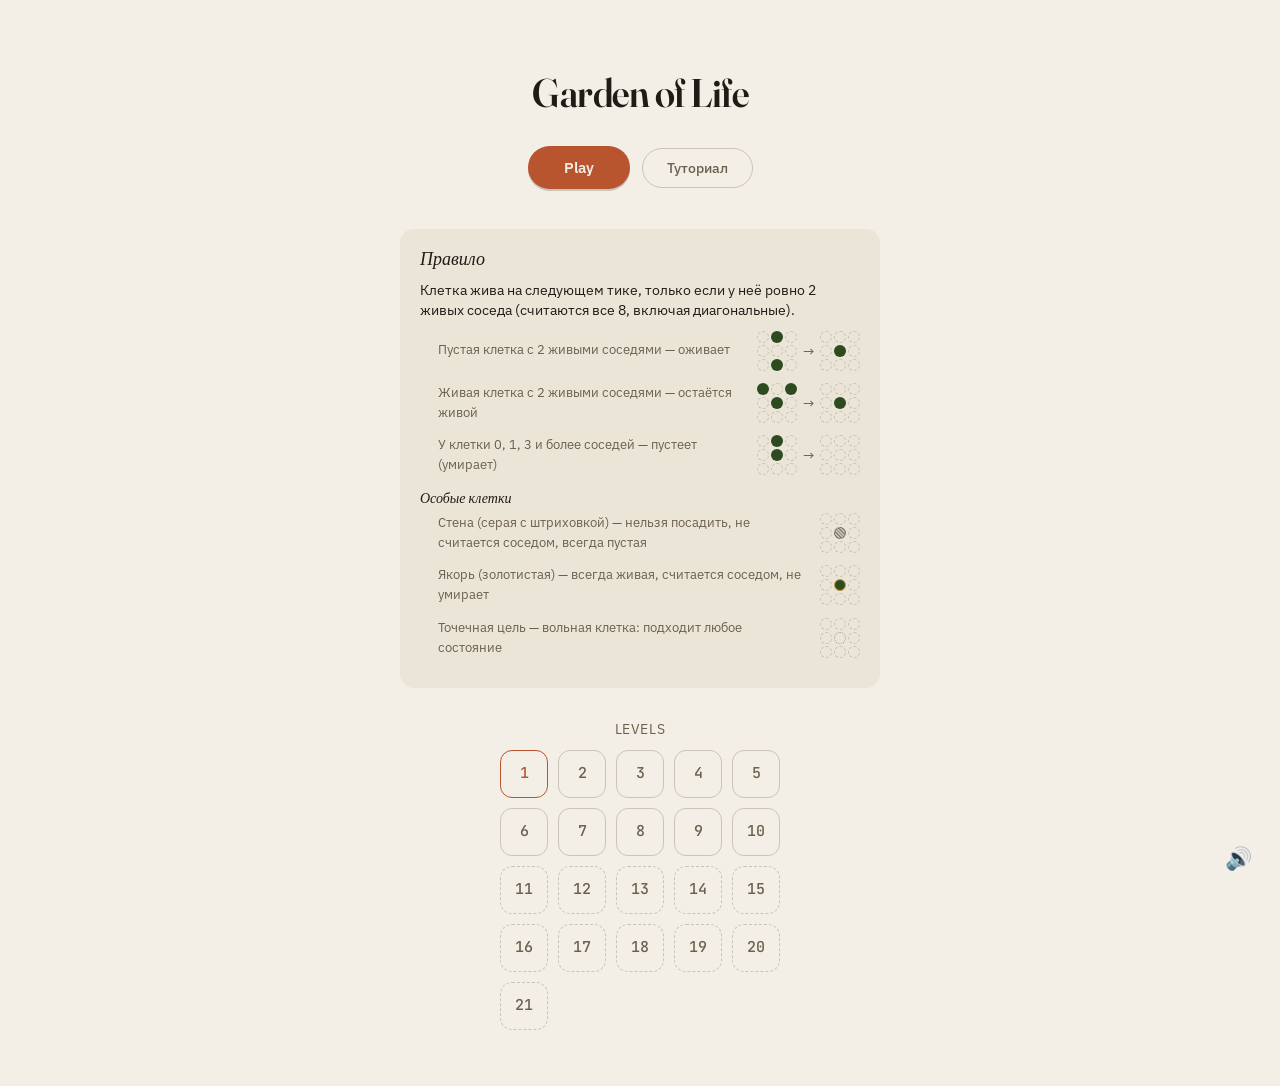
<file: index.html>
<!doctype html>
<html lang="en">
<head>
  <meta charset="utf-8">
  <meta name="viewport" content="width=device-width, initial-scale=1, viewport-fit=cover">
  <title>Garden of Life</title>
  <link rel="preconnect" href="https://fonts.googleapis.com">
  <link rel="preconnect" href="https://fonts.gstatic.com" crossorigin>
  <link href="https://fonts.googleapis.com/css2?family=Fraunces:opsz,wght@9..144,500;9..144,600&family=IBM+Plex+Sans:wght@400;500;600&family=JetBrains+Mono:wght@500&display=swap" rel="stylesheet">
  <link rel="stylesheet" href="styles.css">
</head>
<body>
  <div id="app"></div>
  <script src="engine.js"></script>
  <script src="audio.js"></script>
  <script src="levels.js"></script>
  <script src="ui.js"></script>
</body>
</html>
</file>
<file: styles.css>
:root {
  --bg: #F4EFE6;
  --bg-elevated: #EBE5D8;
  --ink: #1F1B16;
  --ink-soft: #6B5F4E;
  --alive: #2E4A1F;
  --target: #1F1B16;
  --accent: #B8542E;
  --accent-soft: #D9A57F;
  --error: #8B2E2E;
}

* {
  box-sizing: border-box;
}

html, body {
  margin: 0;
  padding: 0;
  background: var(--bg);
  color: var(--ink);
  font-family: 'IBM Plex Sans', sans-serif;
  font-size: 14px;
  font-weight: 400;
  min-height: 100vh;
}

#app {
  min-height: 100vh;
  display: flex;
  align-items: flex-start;
  justify-content: center;
  padding: 24px 16px;
}

.screen {
  width: 100%;
  max-width: 480px;
  display: flex;
  flex-direction: column;
  align-items: center;
}

.menu {
  padding-top: 48px;
  width: 100%;
}

.menu h1 {
  font-family: 'Fraunces', serif;
  font-weight: 600;
  font-size: 40px;
  line-height: 1.05;
  margin: 0 0 32px;
  letter-spacing: -0.5px;
  font-variation-settings: "opsz" 144;
  white-space: nowrap;
}

.menu .play-row {
  display: flex;
  align-items: center;
  gap: 12px;
  margin-bottom: 40px;
}

.menu .levels-title {
  font-size: 14px;
  color: var(--ink-soft);
  margin-bottom: 12px;
  letter-spacing: 0.04em;
  text-transform: uppercase;
}

.level-grid {
  display: grid;
  grid-template-columns: repeat(5, 48px);
  gap: 10px;
  margin-bottom: 32px;
}

.level-chip {
  width: 48px;
  height: 48px;
  border-radius: 12px;
  background: transparent;
  border: 1px solid rgba(107, 95, 78, 0.3);
  color: var(--ink-soft);
  font: 500 15px/1 'JetBrains Mono', monospace;
  cursor: pointer;
  transition: border-color 200ms ease, color 200ms ease, background-color 200ms ease;
}

.level-chip:hover:not(:disabled) {
  border-color: var(--ink-soft);
  color: var(--ink);
}

.level-chip.solved {
  background: var(--alive);
  border-color: var(--alive);
  color: var(--bg);
}

.level-chip.next {
  border-color: var(--accent);
  color: var(--accent);
}

.level-chip.advanced {
  border-style: dashed;
}

.level-chip.advanced.solved {
  border-style: solid;
}

.level-chip:disabled {
  opacity: 0.35;
  cursor: not-allowed;
}

.level-chip:focus-visible {
  outline: 2px solid var(--accent);
  outline-offset: 2px;
}

.mute-toggle {
  position: fixed;
  bottom: 20px;
  right: 20px;
  background: transparent;
  border: none;
  font-size: 22px;
  cursor: pointer;
  color: var(--ink-soft);
  padding: 8px;
}

.mute-toggle:focus-visible {
  outline: 2px solid var(--accent);
  outline-offset: 2px;
  border-radius: 8px;
}

.level-header {
  width: 100%;
  display: flex;
  justify-content: space-between;
  align-items: center;
  margin-bottom: 24px;
}

.level-header .crumb {
  font-family: 'Fraunces', serif;
  font-weight: 600;
  font-size: 24px;
  font-variation-settings: "opsz" 24;
}

.header-right {
  display: flex;
  align-items: center;
  gap: 12px;
}

.rule-toggle {
  width: 32px;
  height: 32px;
  border-radius: 50%;
  border: 1px solid rgba(107, 95, 78, 0.3);
  background: transparent;
  color: var(--ink-soft);
  font: 600 15px/1 'IBM Plex Sans', sans-serif;
  cursor: pointer;
  transition: border-color 200ms ease, color 200ms ease;
}

.rule-toggle:hover {
  border-color: var(--ink-soft);
  color: var(--ink);
}

.rule-toggle:focus-visible {
  outline: 2px solid var(--accent);
  outline-offset: 2px;
}

.level-title {
  font-family: 'Fraunces', serif;
  font-weight: 500;
  font-style: italic;
  font-size: 20px;
  margin: 0 0 8px;
  align-self: flex-start;
  font-variation-settings: "opsz" 24;
}

.hint {
  font-size: 14px;
  color: var(--ink-soft);
  margin: 0;
  align-self: flex-start;
}

.divider {
  width: 100%;
  max-width: 328px;
  height: 1px;
  background: rgba(107, 95, 78, 0.12);
  margin: 16px auto 32px;
}

.grid {
  display: grid;
  grid-template-columns: repeat(5, 56px);
  grid-template-rows: repeat(5, 56px);
  gap: 12px;
  margin: 0 auto 28px;
}

.grid-section {
  position: relative;
  margin: 0 auto 28px;
  width: fit-content;
}

.grid-section .grid {
  margin: 0;
}

.flow-overlay {
  position: absolute;
  inset: 0;
  pointer-events: none;
  z-index: 5;
  overflow: visible;
}

.flow-particle {
  fill: var(--alive);
  opacity: 0;
  animation: flow-travel 850ms cubic-bezier(0.4, 0, 0.2, 1) both;
  filter: drop-shadow(0 0 5px rgba(46, 74, 31, 0.55));
}

@keyframes flow-travel {
  0%   { transform: translate(0, 0);                  opacity: 0; }
  12%  { transform: translate(0, 0);                  opacity: 1; }
  85%  { opacity: 1; }
  100% { transform: translate(var(--dx), var(--dy));  opacity: 0; }
}

.cell.alive.just-born {
  animation: born-flow 480ms cubic-bezier(0.34, 1.56, 0.64, 1) 700ms both;
}

@keyframes born-flow {
  0%   { background: transparent; transform: scale(0); }
  60%  { background: var(--alive); transform: scale(1.12); }
  100% { background: var(--alive); transform: scale(1); }
}

.cell {
  position: relative;
  width: 56px;
  height: 56px;
  border-radius: 50%;
  background: transparent;
  border: 1px dashed rgba(107, 95, 78, 0.2);
  padding: 0;
  cursor: pointer;
  transition:
    background-color 280ms cubic-bezier(0.4, 0, 0.2, 1),
    border-color 280ms ease,
    transform 200ms ease;
}

.cell.just-died::before {
  content: '';
  position: absolute;
  inset: 0;
  border-radius: 50%;
  background: var(--alive);
  animation: wilt 720ms cubic-bezier(0.4, 0, 0.2, 1) forwards;
  pointer-events: none;
}

@keyframes wilt {
  0%   { transform: scale(1);    opacity: 1; }
  60%  { transform: scale(0.6);  opacity: 0.45; }
  100% { transform: scale(0.25); opacity: 0; }
}

.cell.lose-extra::after,
.cell.lose-missing::after {
  content: '';
  position: absolute;
  inset: -4px;
  border-radius: 50%;
  border: 3px solid #C73E3E;
  pointer-events: none;
  animation: warn-pulse 1.1s ease-in-out infinite;
  z-index: 2;
}

.cell.lose-missing::after {
  border-style: dashed;
}

.cell.alive.lose-extra {
  border: 3px solid #C73E3E;
}

.cell.lose-missing {
  border: 3px dashed #C73E3E;
}

@keyframes warn-pulse {
  0%, 100% { transform: scale(1);    opacity: 1; }
  50%      { transform: scale(1.22); opacity: 0.25; }
}

.cell.alive.win-pulse {
  animation: win-pulse 600ms ease;
}

.cell.wall {
  background: rgba(31, 27, 22, 0.18);
  border: 1px solid rgba(31, 27, 22, 0.3);
  cursor: not-allowed;
  animation: none;
}

.cell.wall::before,
.cell.wall::after {
  content: '';
  position: absolute;
  inset: 8px;
  border-radius: 50%;
  background: repeating-linear-gradient(
    45deg,
    transparent 0,
    transparent 3px,
    rgba(31, 27, 22, 0.22) 3px,
    rgba(31, 27, 22, 0.22) 5px
  );
  pointer-events: none;
}

.cell.wall::after { display: none; }

.cell.wall:hover {
  background: rgba(31, 27, 22, 0.18);
}

.cell.anchor {
  background: var(--alive);
  border: 2px solid #C99A3A;
  animation: none;
  cursor: not-allowed;
}

.cell.anchor::after {
  content: '';
  position: absolute;
  inset: 5px;
  border-radius: 50%;
  border: 1.5px solid rgba(255, 215, 130, 0.7);
  pointer-events: none;
  animation: anchor-glow 2.6s ease-in-out infinite;
}

@keyframes anchor-glow {
  0%, 100% { opacity: 0.55; transform: scale(1); }
  50%      { opacity: 1;    transform: scale(1.08); }
}

.cell.wildcard {
  border: 1px dotted rgba(107, 95, 78, 0.45);
  border-style: dotted;
}

.cell.wildcard:hover:not(.alive):not(:disabled) {
  background: rgba(217, 165, 127, 0.1);
}

.cell.alive {
  background: var(--alive);
  border: none;
  animation: bloom 280ms cubic-bezier(0.34, 1.56, 0.64, 1);
}

.cell.target {
  border: 2px solid var(--target);
  border-style: solid;
}

.cell.alive.target {
  background: var(--alive);
  border: 2px solid var(--target);
}

.cell.alive.off-target {
  background: var(--alive);
  border: 2px solid var(--error);
}

.cell:hover:not(.alive):not(:disabled) {
  background: rgba(217, 165, 127, 0.15);
}

.cell:focus-visible {
  outline: 2px solid var(--accent);
  outline-offset: 2px;
}

.cell:disabled {
  cursor: default;
}

.counters {
  display: flex;
  justify-content: center;
  gap: 32px;
  font: 500 16px/1 'JetBrains Mono', monospace;
  font-variant-numeric: tabular-nums;
  margin-bottom: 20px;
}

.counters .counter {
  display: flex;
  gap: 6px;
  color: var(--ink);
}

.counters .label {
  color: var(--ink-soft);
}

.intro-card {
  width: 100%;
  max-width: 328px;
  margin: -16px auto 24px;
  padding: 18px 20px 16px;
  background: var(--bg-elevated);
  border: 1px solid rgba(184, 84, 46, 0.35);
  border-radius: 14px;
  text-align: center;
  animation: intro-in 280ms cubic-bezier(0.34, 1.56, 0.64, 1);
}

@keyframes intro-in {
  0%   { opacity: 0; transform: translateY(-6px) scale(0.96); }
  100% { opacity: 1; transform: translateY(0)    scale(1); }
}

.intro-label {
  display: inline-block;
  font: 600 11px/1 'IBM Plex Sans', sans-serif;
  letter-spacing: 0.08em;
  text-transform: uppercase;
  color: var(--accent);
  background: rgba(184, 84, 46, 0.12);
  padding: 4px 10px;
  border-radius: 999px;
  margin-bottom: 10px;
}

.intro-text {
  margin: 0 0 14px;
  font-size: 14px;
  line-height: 1.5;
  color: var(--ink);
}

.intro-dismiss {
  padding: 9px 24px;
  font-size: 13px;
}

.status {
  min-height: 22px;
  font-size: 13.5px;
  line-height: 1.4;
  text-align: center;
  margin: -8px 0 18px;
  color: var(--ink-soft);
  transition: color 200ms ease;
}

.status-good {
  color: var(--alive);
  font-weight: 500;
}

.status-bad {
  color: var(--error);
  font-weight: 500;
}

.result-panel {
  width: 100%;
  max-width: 328px;
  margin: 0 auto 16px;
  padding: 18px 20px;
  border-radius: 14px;
  background: var(--bg-elevated);
  text-align: center;
}

.result-panel.result-win {
  border: 1px solid rgba(46, 74, 31, 0.25);
}

.result-panel.result-lose {
  border: 1px solid rgba(139, 46, 46, 0.3);
}

.result-title {
  font-family: 'Fraunces', serif;
  font-weight: 600;
  font-size: 20px;
  margin: 0 0 8px;
  font-variation-settings: "opsz" 24;
}

.result-win .result-title {
  color: var(--alive);
}

.result-lose .result-title {
  color: var(--error);
}

.result-text {
  margin: 0 0 16px;
  font-size: 13.5px;
  line-height: 1.5;
  color: var(--ink-soft);
}

.result-actions {
  display: flex;
  flex-direction: column;
  gap: 10px;
  align-items: center;
}

.actions {
  display: flex;
  gap: 16px;
  justify-content: center;
  margin-bottom: 16px;
}

.restart-row {
  display: flex;
  justify-content: center;
  gap: 10px;
  margin-top: 8px;
}

.solve-btn {
  font-size: 13px;
  padding: 10px 18px;
  opacity: 0.75;
}

.solve-btn:hover:not(:disabled) {
  opacity: 1;
}

.btn-primary {
  background: var(--accent);
  color: var(--bg);
  font: 600 15px/1 'IBM Plex Sans', sans-serif;
  border: none;
  border-radius: 999px;
  padding: 14px 36px;
  cursor: pointer;
  box-shadow: 0 2px 0 0 rgba(31, 27, 22, 0.2);
  transition: transform 80ms ease, box-shadow 80ms ease;
}

.btn-primary:active {
  transform: translateY(2px);
  box-shadow: 0 0 0 0 rgba(31, 27, 22, 0.2);
}

.btn-primary:disabled {
  opacity: 0.4;
  cursor: not-allowed;
}

.btn-primary:focus-visible {
  outline: 2px solid var(--ink);
  outline-offset: 2px;
}

.btn-secondary {
  background: transparent;
  color: var(--ink-soft);
  font: 500 14px/1 'IBM Plex Sans', sans-serif;
  border: 1px solid rgba(107, 95, 78, 0.3);
  border-radius: 999px;
  padding: 12px 24px;
  cursor: pointer;
  transition: border-color 200ms ease, color 200ms ease;
}

.btn-secondary:hover:not(:disabled) {
  border-color: var(--ink-soft);
  color: var(--ink);
}

.btn-secondary:disabled {
  opacity: 0.4;
  cursor: not-allowed;
}

.btn-secondary:focus-visible {
  outline: 2px solid var(--accent);
  outline-offset: 2px;
}

.overlay {
  position: fixed;
  inset: 0;
  background: rgba(31, 27, 22, 0.35);
  display: flex;
  align-items: center;
  justify-content: center;
  padding: 24px;
  z-index: 10;
}

.overlay-card {
  background: var(--bg-elevated);
  border-radius: 16px;
  padding: 32px 28px;
  max-width: 340px;
  width: 100%;
  text-align: center;
}

.overlay-card h2 {
  font-family: 'Fraunces', serif;
  font-weight: 600;
  font-size: 28px;
  margin: 0 0 12px;
  font-variation-settings: "opsz" 24;
}

.overlay-text {
  margin: 0 0 22px;
  font-size: 14px;
  line-height: 1.5;
  color: var(--ink-soft);
  text-align: center;
}

.overlay-actions {
  display: flex;
  flex-direction: column;
  gap: 12px;
  align-items: center;
}

.rule-card {
  width: 100%;
  background: var(--bg-elevated);
  border-radius: 14px;
  padding: 18px 20px;
  margin-bottom: 32px;
  text-align: left;
}

.rule-card .rule-title {
  font-family: 'Fraunces', serif;
  font-weight: 500;
  font-style: italic;
  font-size: 18px;
  margin: 0 0 10px;
  color: var(--ink);
  font-variation-settings: "opsz" 24;
}

.rule-card .rule-lead {
  margin: 0 0 10px;
  font-size: 13.5px;
  line-height: 1.5;
  color: var(--ink);
}

.rule-card .rule-subtitle {
  font-family: 'Fraunces', serif;
  font-weight: 500;
  font-style: italic;
  font-size: 14px;
  margin: 14px 0 6px;
  color: var(--ink);
  font-variation-settings: "opsz" 24;
}

.rule-card .rule-list {
  margin: 0;
  padding-left: 18px;
  font-size: 13px;
  line-height: 1.55;
  color: var(--ink-soft);
}

.rule-card .rule-list li {
  margin-bottom: 4px;
}

.rule-card .rule-list li:last-child {
  margin-bottom: 0;
}

.rule-card .rule-list li.rule-item {
  margin-bottom: 12px;
}

.rule-item {
  display: flex;
  align-items: center;
  justify-content: space-between;
  gap: 12px;
}

.rule-item-text {
  flex: 1;
  min-width: 0;
}

.rule-item-example {
  display: inline-flex;
  align-items: center;
  gap: 6px;
  flex-shrink: 0;
}

.rule-item-arrow {
  color: var(--ink-soft);
  font-size: 14px;
  line-height: 1;
}

.mini-grid {
  display: inline-grid;
  grid-template-columns: repeat(3, 12px);
  grid-template-rows: repeat(3, 12px);
  gap: 2px;
}

.mini-cell {
  width: 12px;
  height: 12px;
  border-radius: 50%;
  border: 1px dashed rgba(107, 95, 78, 0.28);
  background: transparent;
  box-sizing: border-box;
}

.mini-cell.alive {
  background: var(--alive);
  border: none;
}

.mini-cell.mini-anchor {
  background: var(--alive);
  border: 1px solid #C99A3A;
}

.mini-cell.mini-wall {
  background: rgba(31, 27, 22, 0.18);
  border: 1px solid rgba(31, 27, 22, 0.3);
  background-image: repeating-linear-gradient(
    45deg,
    transparent 0,
    transparent 1.5px,
    rgba(31, 27, 22, 0.35) 1.5px,
    rgba(31, 27, 22, 0.35) 2.5px
  );
}

.mini-cell.mini-wildcard {
  border: 1px dotted rgba(107, 95, 78, 0.55);
}

.rule-modal {
  max-width: 360px;
  text-align: left;
}

.rule-modal h2 {
  text-align: center;
}

.rule-modal .rule-card {
  margin-bottom: 20px;
  background: transparent;
  padding: 0;
}

.rule-modal .rule-card .rule-title {
  display: none;
}

@keyframes bloom {
  0% { transform: scale(0.4); }
  60% { transform: scale(1.08); }
  100% { transform: scale(1); }
}

@keyframes win-pulse {
  0%, 100% { transform: scale(1); }
  50% { transform: scale(1.15); }
}

.cell.win-pulse {
  animation: win-pulse 600ms ease;
}

/* ---------- Tutorial ---------- */

.tutorial-overlay {
  position: fixed;
  inset: 0;
  background: rgba(31, 27, 22, 0.55);
  display: flex;
  align-items: center;
  justify-content: center;
  padding: 16px;
  z-index: 50;
}

.tutorial-card {
  background: var(--bg);
  border-radius: 18px;
  padding: 24px 22px 20px;
  width: 100%;
  max-width: 420px;
  max-height: calc(100vh - 32px);
  overflow-y: auto;
  display: flex;
  flex-direction: column;
  align-items: center;
}

.tutorial-dots {
  display: flex;
  gap: 8px;
  margin-bottom: 16px;
}

.tutorial-dot {
  width: 8px;
  height: 8px;
  border-radius: 50%;
  background: rgba(107, 95, 78, 0.3);
  transition: background-color 200ms ease, transform 200ms ease;
}

.tutorial-dot.active {
  background: var(--accent);
  transform: scale(1.4);
}

.tutorial-title {
  font-family: 'Fraunces', serif;
  font-weight: 600;
  font-size: 24px;
  margin: 0 0 18px;
  text-align: center;
  font-variation-settings: "opsz" 24;
}

.tutorial-stage {
  display: flex;
  flex-direction: column;
  align-items: center;
  gap: 14px;
  margin-bottom: 18px;
}

.tutorial-grid-wrap {
  position: relative;
  width: 252px;
  height: 252px;
}

.tutorial-grid {
  grid-template-columns: repeat(5, 44px);
  grid-template-rows: repeat(5, 44px);
  gap: 8px;
  margin: 0;
}

.tutorial-arrows-container {
  position: absolute;
  inset: 0;
  pointer-events: none;
  z-index: 4;
}

.tutorial-arrows-svg {
  width: 100%;
  height: 100%;
  overflow: visible;
}

.tutorial-arrows-svg line {
  stroke: #B8542E;
  stroke-width: 2.5;
  stroke-linecap: round;
  stroke-dasharray: 90;
  stroke-dashoffset: 90;
  opacity: 0;
  animation: arrow-flow 2.2s ease-in-out infinite;
}

@keyframes arrow-flow {
  0%        { stroke-dashoffset: 90; opacity: 0; }
  20%       { stroke-dashoffset: 90; opacity: 0; }
  35%       { stroke-dashoffset: 0;  opacity: 1; }
  55%       { stroke-dashoffset: 0;  opacity: 1; }
  70%       { stroke-dashoffset: 0;  opacity: 0; }
  100%      { stroke-dashoffset: 90; opacity: 0; }
}

.tutorial-grid .cell.preview-birth {
  border-color: rgba(31, 27, 22, 0.55);
  animation: preview-ring 2.2s ease-in-out infinite;
}

.tutorial-grid .cell.preview-birth::before {
  content: '';
  position: absolute;
  inset: 0;
  border-radius: 50%;
  background: var(--alive);
  transform: scale(0.35);
  opacity: 0;
  animation: preview-fill 2.2s ease-in-out infinite;
  pointer-events: none;
}

@keyframes preview-ring {
  0%, 30%  { border-color: rgba(31, 27, 22, 0.6); transform: scale(1); }
  45%      { border-color: rgba(31, 27, 22, 0);   transform: scale(0.55); }
  55%, 95% { border-color: rgba(31, 27, 22, 0);   transform: scale(1); }
  100%     { border-color: rgba(31, 27, 22, 0.6); transform: scale(1); }
}

@keyframes preview-fill {
  0%, 45%   { opacity: 0; transform: scale(0.35); }
  60%       { opacity: 1; transform: scale(1.08); }
  75%, 90%  { opacity: 1; transform: scale(1); }
  100%      { opacity: 0; transform: scale(0.35); }
}

.tutorial-grid .cell.alive.preview-death {
  animation: preview-death 2.2s ease-in-out infinite;
}

@keyframes preview-death {
  0%, 30%   { transform: scale(1);    opacity: 1; }
  45%       { transform: scale(0.55); opacity: 0.45; }
  60%, 85%  { transform: scale(0.22); opacity: 0.12; }
  100%      { transform: scale(1);    opacity: 1; }
}

.tutorial-grid .cell {
  width: 44px;
  height: 44px;
}

.tutorial-grid .cell:disabled {
  cursor: default;
}

.tutorial-grid .cell.tap-here {
  cursor: pointer;
}

.tutorial-counters {
  display: flex;
  gap: 28px;
  font: 500 14px/1 'JetBrains Mono', monospace;
  font-variant-numeric: tabular-nums;
  color: var(--ink);
}

.tutorial-counters .counter {
  display: inline-flex;
  gap: 4px;
}

.tutorial-counters .label {
  color: var(--ink-soft);
}

.tutorial-tick {
  padding: 8px 22px;
  font-size: 13px;
  opacity: 0.4;
  cursor: not-allowed;
}

.tutorial-tick:not(:disabled) {
  opacity: 1;
  cursor: pointer;
}

.tutorial-tick.tick-hint {
  opacity: 1;
  animation: tick-bounce 0.9s ease-in-out infinite;
}

@keyframes tick-bounce {
  0%, 100% { transform: translateY(0); box-shadow: 0 2px 0 0 rgba(31, 27, 22, 0.2); }
  50%      { transform: translateY(-4px); box-shadow: 0 6px 0 0 rgba(31, 27, 22, 0.18); }
}

.tutorial-next.next-hint {
  animation: next-hint-pulse 1.1s ease-in-out infinite;
}

@keyframes next-hint-pulse {
  0%, 100% { transform: scale(1);    box-shadow: 0 2px 0 0 rgba(31, 27, 22, 0.2); }
  50%      { transform: scale(1.06); box-shadow: 0 4px 12px 0 rgba(184, 84, 46, 0.45); }
}

.tutorial-label {
  min-height: 20px;
  font-size: 13.5px;
  color: var(--ink-soft);
  text-align: center;
  font-style: italic;
  transition: opacity 200ms ease;
}

.tutorial-label.empty {
  opacity: 0;
}

.tutorial-text {
  margin: 0 0 22px;
  font-size: 14px;
  line-height: 1.55;
  color: var(--ink);
  text-align: center;
}

.tutorial-actions {
  display: flex;
  gap: 10px;
  width: 100%;
  justify-content: center;
  flex-wrap: wrap;
}

.tutorial-actions .btn-primary,
.tutorial-actions .btn-secondary {
  padding: 11px 22px;
  font-size: 14px;
}

/* Tap indicator (finger pulse) */
.cell.tap-here::after {
  content: '';
  position: absolute;
  inset: -3px;
  border-radius: 50%;
  border: 2px solid var(--accent);
  pointer-events: none;
  animation: tap-pulse 0.85s ease-in-out infinite;
  z-index: 3;
}

@keyframes tap-pulse {
  0%, 100% { transform: scale(1);    opacity: 1; }
  50%      { transform: scale(1.45); opacity: 0; }
}

/* Highlight ring for rule-explanation */
.cell.demo-highlight::after {
  content: '';
  position: absolute;
  inset: -3px;
  border-radius: 50%;
  border: 2px dashed var(--accent);
  pointer-events: none;
  animation: highlight-breathe 1.6s ease-in-out infinite;
  z-index: 3;
}

@keyframes highlight-breathe {
  0%, 100% { transform: scale(1);    opacity: 0.95; }
  50%      { transform: scale(1.15); opacity: 0.5; }
}

@media (prefers-reduced-motion: reduce) {
  *, *::before, *::after {
    animation-duration: 0.01ms !important;
    transition-duration: 0.01ms !important;
  }
}
</file>
